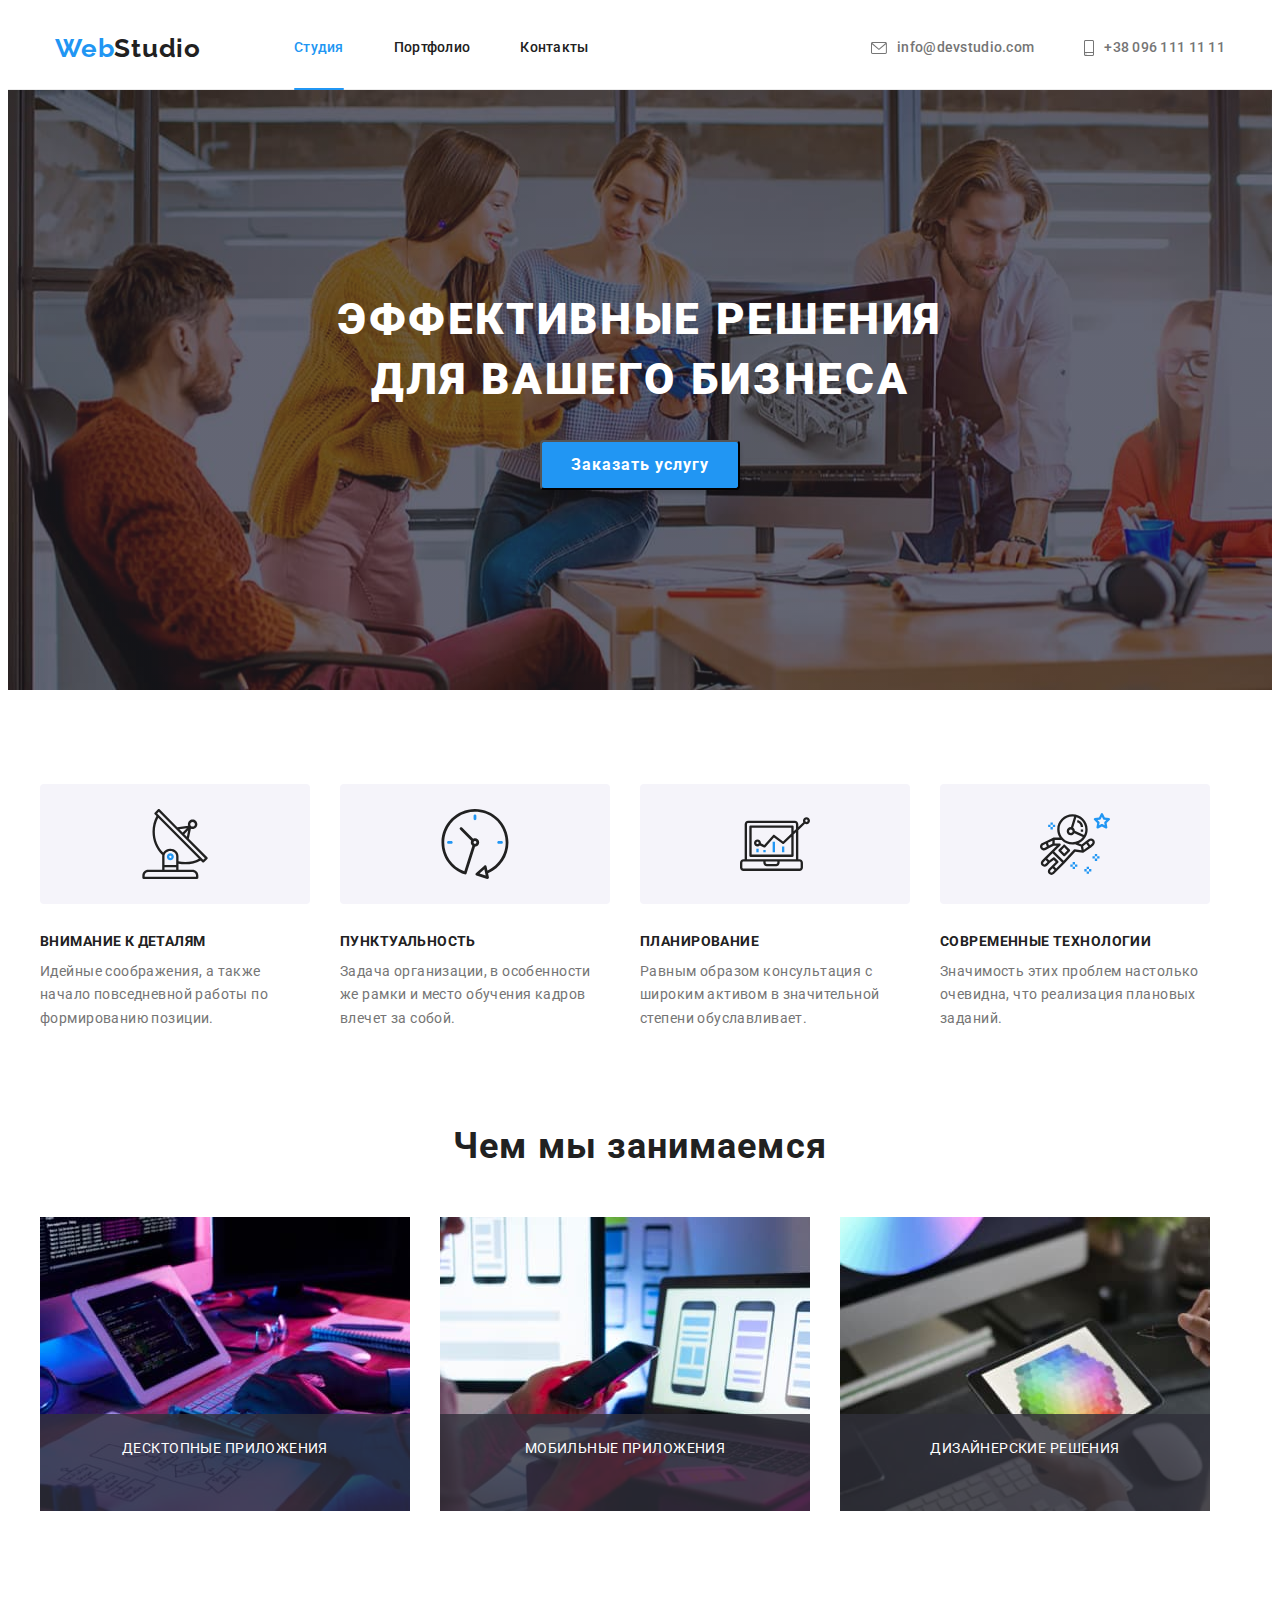
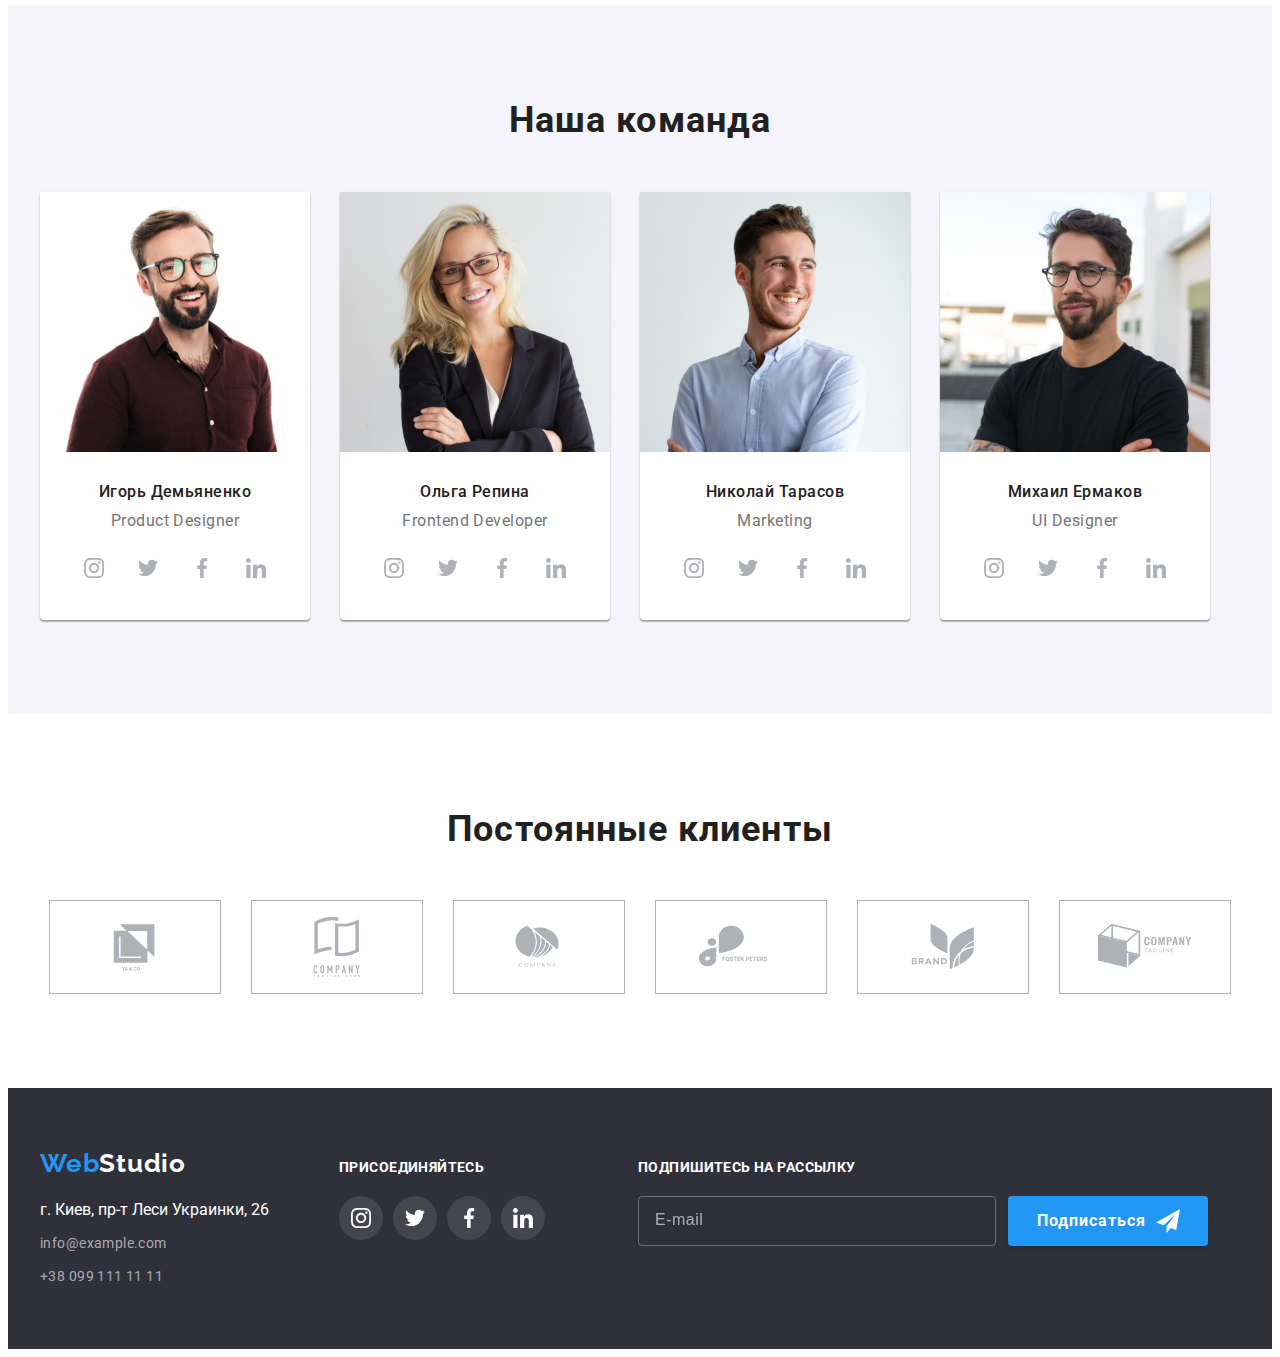
<file: index.html>
<!DOCTYPE html>
<html lang="ru">
<head>
    <meta charset="UTF-8">
    <meta http-equiv="X-UA-Compatible" content="IE=edge">
    <meta name="viewport" content="width=device-width, initial-scale=1.0">
    <link rel="preconnect" href="https://fonts.googleapis.com">
    <link rel="preconnect" href="https://fonts.gstatic.com" crossorigin>
    <link href="https://fonts.googleapis.com/css2?family=Raleway:wght@700&family=Roboto:wght@400;500;700;900&display=swap"
        rel="stylesheet">
    <title>Студия</title>
    <link rel="stylesheet" href="https://cdnjs.cloudflare.com/ajax/libs/modern-normalize/1.1.0/modern-normalize.min.css"
        integrity="sha512-wpPYUAdjBVSE4KJnH1VR1HeZfpl1ub8YT/NKx4PuQ5NmX2tKuGu6U/JRp5y+Y8XG2tV+wKQpNHVUX03MfMFn9Q=="
        crossorigin="anonymous" referrerpolicy="no-referrer" />
    <link rel="stylesheet" href="./css/styles.css" />
</head>
<body>
    <!-- ---Шапка сайта----- -->
    <header class="site">
        <div class="conteiner">
        <nav class="nav-studio"> 
        <a href="" class="logo link"><span class="logo-web">Web</span><span class="logo-studio">Studio</span></a>
        <ul class="site-nav list"> 
            <li class="site-item"><a href="" class="link current">Студия</a></li>
            <li class="site-item"><a href="./portfolio.html" class="link">Портфолио</a></li>
            <li class="site-item"><a href="" class="link">Контакты</a></li>
        </ul>
        </nav>
        <ul class="contacts-nav list">
            <li class="contacts-item">
                <a href="emailto:info@devstudio.com" class="site-mail link">
                    <svg class="envelope" width="16" height="12">
                        <use href="./images/symbol-defs.svg#icon-envelope-hover-1"></use>
                    </svg>info@devstudio.com</a></li>
            <li class="contacts-item">
                <a href="tel:+380961111111" class="site-tel link">
                    <svg class="smartphone" width="10" height="16">
                        <use href="./images/symbol-defs.svg#icon-smartphone-1"></use>
                    </svg>+38 096 111 11 11</a></li>
        </ul>
        </div>
        </header>
        <!-- main -->
    <main class="main">
        <section class="main-section">
            <div class="conteiner">
            <h1 class="main-title-text">Эффективные решения для вашего бизнеса</h1>
        <button type="button" class="mane-btn" data-modal-open>Заказать услугу</button>
    
    </div>
    </section>
        <!-- peculiar -->
        <section class="peculiar section">
            <div class="conteiner">
            <ul class="peculiar-list list">
                <li class="peculiar-item link">
                    <div class="peculiar-group">
                        <svg class="" width="70" height="70">
                            <use href="./images/symbol-defs.svg#icon-antenna-1-1"></use>
                        </svg>
                    </div>
                    <h3 class="peculiar-title">внимание к деталям</h3>
                    <p class="peculiar-text">Идейные соображения, а также начало повседневной работы по формированию позиции.</p>
                </li>
                <li class="peculiar-item">
                    <div class="peculiar-group">
                        <svg class="" width="70" height="70">
                            <use href="./images/symbol-defs.svg#icon-clock-1-1"></use>
                        </svg>
                    </div>
                    <h3 class="peculiar-title">пунктуальность</h3>
                <p class="peculiar-text">Задача организации, в особенности же рамки и место обучения кадров влечет за собой.</p>
            </li>
                <li class="peculiar-item">
                    <div class="peculiar-group">
                        <svg class="" width="70" height="70">
                            <use href="./images/symbol-defs.svg#icon-diagram-1-1"></use>
                        </svg>
                    </div>
                    <h3 class="peculiar-title">планирование</h3>
                <p class="peculiar-text">Равным образом консультация с широким активом в значительной степени обуславливает.</p>
            </li>
                <li class="peculiar-item">
                    <div class="peculiar-group">
                        <svg class="" width="70" height="70">
                            <use href="./images/symbol-defs.svg#icon-astronaut-1-1"></use>
                        </svg>
                    </div>
                    <h3 class="peculiar-title">современные технологии</h3>
                <p class="peculiar-text">Значимость этих проблем настолько очевидна, что реализация плановых заданий.</p>
            </li>
            </ul>
            </div>
        </section>
        <!-- activity -->
        <section class="activity">
            <div class="conteiner">
            <h2 class="activity-title">Чем мы занимаемся</h2>
            <ul class="activity-list list">
                <li class="activity-item"><img src="./images/we-doing-1.jpg" alt="фото 1" width="370" class="activity-image">
                <p class="activity-img-title">Десктопные приложения</p>
                </li>
                <li class="activity-item"><img src="./images/we-doing-2.jpg" alt="фото 2" width="370" class="activity-image">
                <p class="activity-img-title">Мобильные приложения</p>
                </li>
                <li class="activity-item"><img src="./images/we-doing-3.jpg" alt="фото 3" width="370" class="activity-image">
                <p class="activity-img-title">Дизайнерские решения</p>
                </li>
            </ul>
            </div>
        </section>
        <!-- team -->
        <section class="team section">
            <div class="conteiner">
            <h2 class="team-title">Наша команда</h2>
            <ul class="team-list list">
                <li class="team-item"><img src="./images/comand1.jpg" alt="фото 1" width="270" class="team-image">
                     <div class="team-group">
                         <h3 class="team-second-title">Игорь Демьяненко</h3>
                <p lang="en" class="team-text">Product Designer</p>
                <ul class="team-group-list list">
                    <li class="team-group-item">
                        <a href="" class="team-group-link">
                            <svg class="team-group-icon" width="20" height="20">
                                <use href="./images/symbol-defs.svg#icon-instagram-2"></use>
                            </svg>
                        </a>
                    </li>
                    <li class="team-group-item">
                        <a href="" class="team-group-link">
                            <svg class="team-group-icon" width="20" height="20">
                                <use href="./images/symbol-defs.svg#icon-twitter-1"></use>
                            </svg>
                        </a>
                    </li>
                    <li class="team-group-item">
                        <a href="" class="team-group-link">
                            <svg class="team-group-icon" width="20" height="20">
                                <use href="./images/symbol-defs.svg#icon-facebook-1"></use>
                            </svg>
                        </a>
                    </li>
                    <li class="team-group-item">
                        <a href="" class="team-group-link">
                            <svg class="team-group-icon" width="20" height="20">
                                <use href="./images/symbol-defs.svg#icon-linkedin-1"></use>
                            </svg>
                        </a>
                    </li>
                </ul>
            </div>
            
            </li>
               
                <li class="team-item"><img src="./images/comand2.jpg" alt="фото 2" width="270" class="team-image">
                       <div class="team-group">
                           <h3 class="team-second-title">Ольга Репина</h3>
                <p lang="en" class="team-text">Frontend Developer</p>
                <ul class="team-group-list list">
                    <li class="team-group-item">
                        <a href="" class="team-group-link">
                            <svg class="team-group-icon" width="20" height="20">
                                <use href="./images/symbol-defs.svg#icon-instagram-2"></use>
                            </svg>
                        </a>
                    </li>
                    <li class="team-group-item">
                        <a href="" class="team-group-link">
                            <svg class="team-group-icon" width="20" height="20">
                                <use href="./images/symbol-defs.svg#icon-twitter-1"></use>
                            </svg>
                        </a>
                    </li>
                    <li class="team-group-item">
                        <a href="" class="team-group-link">
                            <svg class="team-group-icon" width="20" height="20">
                                <use href="./images/symbol-defs.svg#icon-facebook-1"></use>
                            </svg>
                        </a>
                    </li>
                    <li class="team-group-item">
                        <a href="" class="team-group-link">
                            <svg class="team-group-icon" width="20" height="20">
                                <use href="./images/symbol-defs.svg#icon-linkedin-1"></use>
                            </svg>
                        </a>
                    </li>
                </ul>
            </div>
            </li>
             
                <li class="team-item"><img src="./images/comand3.jpg" alt="фото 3" width="270" class="team-image">
                    <div class="team-group">
                        <h3 class="team-second-title">Николай Тарасов</h3>
                <p lang="en" class="team-text">Marketing</p>
                <ul class="team-group-list list">
                    <li class="team-group-item">
                        <a href="" class="team-group-link">
                            <svg class="team-group-icon" width="20" height="20">
                                <use href="./images/symbol-defs.svg#icon-instagram-2"></use>
                            </svg>
                        </a>
                    </li>
                    <li class="team-group-item">
                        <a href="" class="team-group-link">
                            <svg class="team-group-icon" width="20" height="20">
                                <use href="./images/symbol-defs.svg#icon-twitter-1"></use>
                            </svg>
                        </a>
                    </li>
                    <li class="team-group-item">
                        <a href="" class="team-group-link">
                            <svg class="team-group-icon" width="20" height="20">
                                <use href="./images/symbol-defs.svg#icon-facebook-1"></use>
                            </svg>
                        </a>
                    </li>
                    <li class="team-group-item">
                        <a href="" class="team-group-link">
                            <svg class="team-group-icon" width="20" height="20">
                                <use href="./images/symbol-defs.svg#icon-linkedin-1"></use>
                            </svg>
                        </a>
                    </li>
                </ul>
            </div>
            </li>
                
                <li class="team-item"><img src="./images/comand4.jpg" alt="фото 4" width="270" class="team-image">
                    <div class="team-group">
                        <h3 class="team-second-title">Михаил Ермаков</h3>
                <p lang="en" class="team-text">UI Designer</p>
                <ul class="team-group-list list">
                    <li class="team-group-item">
                        <a href="" class="team-group-link">
                            <svg class="team-group-icon" width="20" height="20">
                                <use href="./images/symbol-defs.svg#icon-instagram-2"></use>
                            </svg>
                        </a>
                    </li>
                    <li class="team-group-item">
                        <a href="" class="team-group-link">
                            <svg class="team-group-icon" width="20" height="20">
                                <use href="./images/symbol-defs.svg#icon-twitter-1"></use>
                            </svg>
                        </a>
                    </li>
                    <li class="team-group-item">
                        <a href="" class="team-group-link">
                            <svg class="team-group-icon" width="20" height="20">
                                <use href="./images/symbol-defs.svg#icon-facebook-1"></use>
                            </svg>
                        </a>
                    </li>
                    <li class="team-group-item">
                        <a href="" class="team-group-link">
                            <svg class="team-group-icon" width="20" height="20">
                                <use href="./images/symbol-defs.svg#icon-linkedin-1"></use>
                            </svg>
                        </a>
                    </li>
                </ul>
            </div>
            </li>
                
            </ul>
            </div>
        </section>
    </main>
    <!-- Clients -->
    <section class="clients section">
        <h2 class="clients-title">Постоянные клиенты</h2>
        <ul class="clients-list ">
            <li class="clients-item">
                <a class="clients-link" href="">
                    <svg class="clients-img" width="106" height="60">
                    <use href="./images/symbol-defs.svg#icon-cleints-logo-1-1"></use>
                </svg>
            </a></li>
            <li class="clients-item">
                <a class="clients-link" href="">
                    <svg class="clients-img" width="106" height="60">
                        <use href="./images/symbol-defs.svg#icon-cleints-logo-2-1"></use>
                    </svg>
                </a></li>
            <li class="clients-item">
                <a class="clients-link" href="">
                    <svg class="clients-img" width="106" height="60">
                        <use href="./images/symbol-defs.svg#icon-clients-logo-3-1"></use>
                    </svg>
                </a></li>
            <li class="clients-item">
                <a class="clients-link" href="">
                    <svg class="clients-img" width="106" height="60">
                        <use href="./images/symbol-defs.svg#icon-clients-logo-4-1"></use>
                    </svg>
                </a></li>
            <li class="clients-item">
                <a class="clients-link" href="">
                    <svg class="clients-img" width="106" height="60">
                        <use href="./images/symbol-defs.svg#icon-clients-logo-5-1"></use>
                    </svg>
                </a></li>
            <li class="clients-item">
                <a class="clients-link" href="">
                    <svg class="clients-img" width="106" height="60">
                        <use href="./images/symbol-defs.svg#icon-clients-logo-6-1"></use>
                    </svg>
                </a></li>
        </ul>

    </section>
    <!-- footer -->
    <footer class="contacts">
        <div class="conteiner">
            <div class="contacts-main">
        <a href="" class="contacts-link link"><span class="contacts-web">Web</span><span class="contacts-studio">Studio</span></a>
        <address class="contacts-adress">
            <ul class="contacts-list list">
                <li class="contact-item"><a href="https://goo.gl/maps/Rb4ZCrecxtzZJU7x7" target="_blank"
                        rel="noopener noreferrer nofollow" class="contacts-link-adress"></a>г. Киев, пр-т Леси Украинки, 26
                </li>
                <li class="contact-item"><a href="mailto:info@example.com" class="contacts-link-mail link">info@example.com</a></li>
                <li class="contact-item"><a href="tel:+380991111111" class="contacts-link-tel link">+38 099 111 11 11</a></li>
            </ul></address>
        </div>
            <div class="contacts-soc">
            <h3 class="contacts-soc-title">присоединяйтесь</h3>
            <ul class="contacts-soc-list list">
                <li class="contacts-soc-item">
                    <a href="" class="contacts-soc-link">
                        <svg class="contacts-soc-icon" width="20" height="20">
                            <use href="./images/symbol-defs.svg#icon-instagram-2"></use>
                        </svg>
                </a>
            </li>
                <li class="contacts-soc-item">
                    <a href="" class="contacts-soc-link">
                        <svg class="contacts-soc-icon" width="20" height="20">
                            <use href="./images/symbol-defs.svg#icon-twitter-1"></use>
                        </svg>
                    </a>
                </li>
                <li class="contacts-soc-item">
                    <a href="" class="contacts-soc-link">
                        <svg class="contacts-soc-icon" width="20" height="20">
                            <use href="./images/symbol-defs.svg#icon-facebook-1"></use>
                        </svg>
                    </a>
                </li>
                <li class="contacts-soc-item">
                    <a href="" class="contacts-soc-link">
                        <svg class="contacts-soc-icon" width="20" height="20">
                            <use href="./images/symbol-defs.svg#icon-linkedin-1"></use>
                        </svg>
                    </a>
                </li>
            </ul>
            </div>
            <!-- ------------Подписка---------- -->
             <form class="subscription-form">
                 <label class="thumb-text subscription-label" for="subscription">Подпишитесь на рассылку</label>
<div class="subscription-box">
<input class="subscription-input"
type="text" 
 name="subscription"
id="subscription"
placeholder="E-mail"
required/>
    <button type="submit" class="subscription-btn button">Подписаться
        <svg class="submit-icon" width="24" height="24">
            <use href="./images/symbol-defs.svg#icon-icon-send"></use>
        </svg>
    </button>
</div>
</form>
        </div>
    </footer>

    <!-- ----------Модальное окно--------- -->
    <div class="backdrop is-hidden" data-modal>
<div class="modal">
    <button type="button" class="modal-close-btn" data-modal-close>
        <svg width="11" height="11">
            <use href="./images/symbol-defs.svg#icon-Vector"></use>
        </svg>
    </button>
    <p class="modal-title">Оставьте свои данные, мы вам перезвоним</p>
    <form class="modal-form">
        <div class="modal-field">
        <label class="modal-label" for="user-name">Имя</label>
<div class="modal-input-wrap">
<input 
type="text" 
class="modal-input" 
name="user-name" 
placeholder="Введите имя"
required
id="user-name"
/>
<svg class="modal-icon" width="18" height="18">
    <use href="./images/symbol-defs.svg#icon-person-black-18dp-1"></use>
</svg>
</div>
</div>
<div class="modal-field">
<label class="modal-label" for="user-tel">Телефон</label>
<div class="modal-input-wrap">
<input 
type="tel" 
class="modal-input"
 name="user-tel" 
 id="user-tel"
 placeholder="Введите номер телефона"
 required
title="+380"/>
<svg class="modal-icon" width="18" height="18">
    <use href="./images/symbol-defs.svg#icon-phone-black-18dp-1"></use>
</svg>
</div>
</div>

 <div class="modal-field">
 <label class="modal-label" for="user-email">Почта</label>
 <div class="modal-input-wrap">
<input 
type="email" 
class="modal-input" 
name="user-email"
id="user-email"
placeholder="Введите адрес электронной почты"
required/>
<svg class="modal-icon" width="18" height="18">
    <use href="./images/symbol-defs.svg#icon-email-black-18dp-1"></use>
</svg>
</div>
</div>

<div class="modal-field">
    <label class="modal-label" for="user-text">Комментарий</label>
   <textarea 
   name="user-text" 
   id="user-text" 
   placeholder="Введите текст" 
   class="modal-text">
</textarea>
   </div>
    </form>
    <div class="modal-field">
        <input 
        type="checkbox" 
        class="input-check visually-hidden" 
        id="input-check" 
        name="policy" 
        value="policy">
    <label for="input-check" class="check-text">Соглашаюсь с рассылкой и принимаю <a href="" class="treaty"> Условия договора</a>
         </label>
    </div>
<button type="submit" class="modal-submit-btn button">Отправить</button>
</div>
    </div>
    <script src="./js/modal.js"></script>
</body>
</html>
</file>
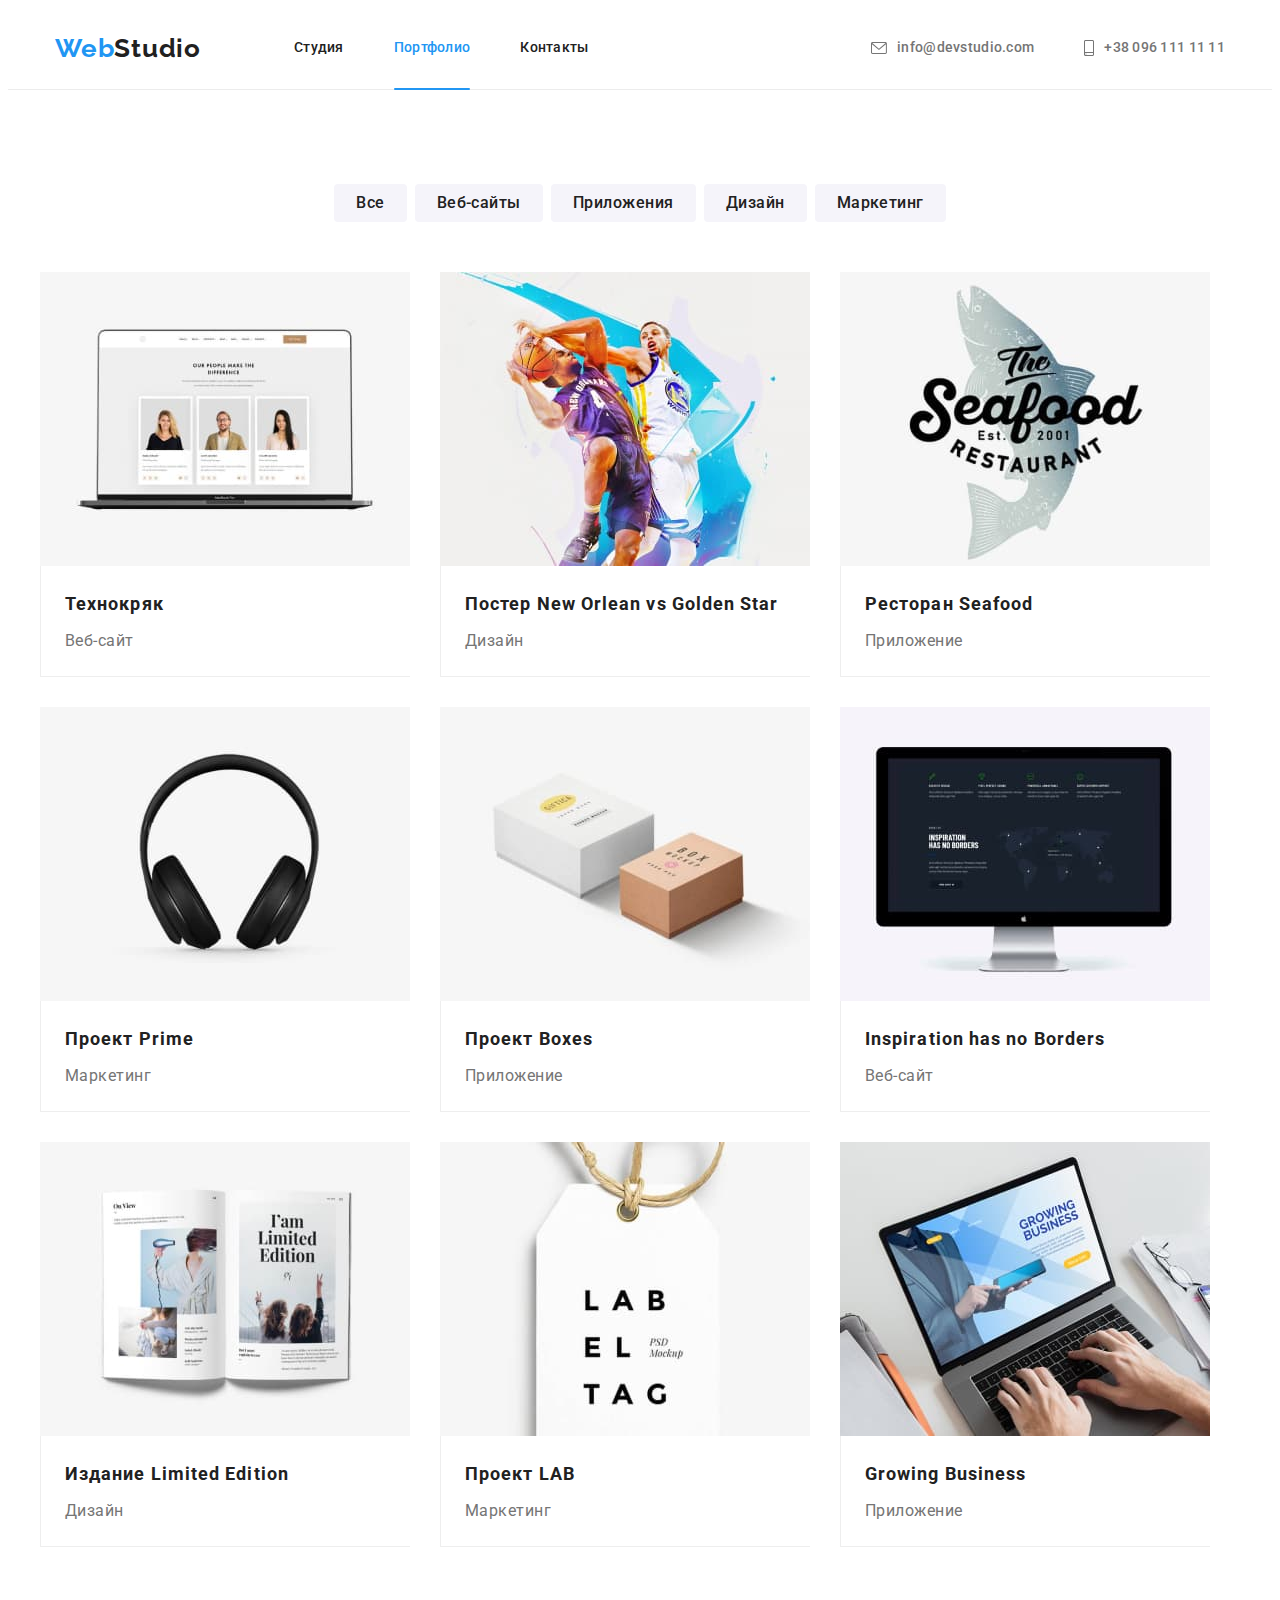
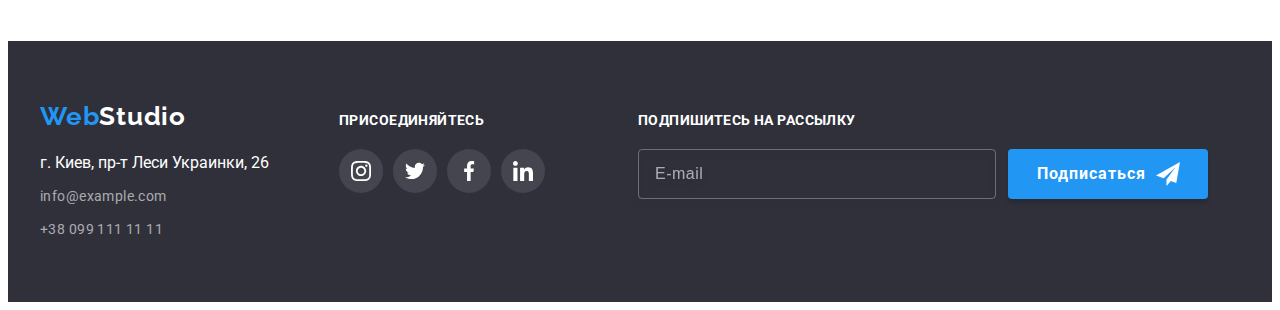
<file: portfolio.html>
<!DOCTYPE html>
<html lang="ru">

<head>
    <meta charset="UTF-8">
    <meta http-equiv="X-UA-Compatible" content="IE=edge">
    <meta name="viewport" content="width=device-width, initial-scale=1.0">
    <link rel="preconnect" href="https://fonts.googleapis.com">
    <link rel="preconnect" href="https://fonts.gstatic.com" crossorigin>
    <link
        href="https://fonts.googleapis.com/css2?family=Raleway:wght@700&family=Roboto:wght@400;500;700;900&display=swap"
        rel="stylesheet">
    <title>Студия</title><link rel="stylesheet" href="https://cdnjs.cloudflare.com/ajax/libs/modern-normalize/1.1.0/modern-normalize.min.css"
    integrity="sha512-wpPYUAdjBVSE4KJnH1VR1HeZfpl1ub8YT/NKx4PuQ5NmX2tKuGu6U/JRp5y+Y8XG2tV+wKQpNHVUX03MfMFn9Q=="
    crossorigin="anonymous" referrerpolicy="no-referrer" />

    <link rel="stylesheet" href="./css/styles.css" />
</head>

<body>
    <!-- ---Шапка сайта----- -->
<header class="site">
    <div class="conteiner">
        <nav class="nav-studio">
            <a href="" class="logo link"><span class="logo-web">Web</span><span class="logo-studio">Studio</span></a>
            <ul class="site-nav list">
                <li class="site-item"><a href="./index.html" class="link ">Студия</a></li>
                <li class="site-item"><a href="./portfolio.html" class="link current">Портфолио</a></li>
                <li class="site-item"><a href="" class="link">Контакты</a></li>
            </ul>
        </nav>
        <ul class="contacts-nav list">
            <li class="contacts-item">
                <a href="emailto:info@devstudio.com" class="site-mail link">
                    <svg class="envelope" width="16" height="12">
                        <use href="./images/symbol-defs.svg#icon-envelope-hover-1"></use>
                    </svg>info@devstudio.com</a></li>
            <li class="contacts-item">
                <a href="tel:+380961111111" class="site-tel link">
                    <svg class="smartphone" width="10" height="16">
                        <use href="./images/symbol-defs.svg#icon-smartphone-1"></use>
                    </svg>+38 096 111 11 11</a></li>
        </ul>
    </div>
</header>
    <!-- main -->
    <section class="section">
        <div class="conteiner">
        <ul class="filtr list">
            <li class="filtr-item"><button type="button" class="btn-filtr">Все</button></li>
            <li class="filtr-item"><button type="button" class="btn-filtr">Веб-сайты</button></li>
            <li class="filtr-item"><button type="button" class="btn-filtr">Приложения</button></li>
            <li class="filtr-item"><button type="button" class="btn-filtr">Дизайн</button></li>
            <li class="filtr-item"><button type="button" class="btn-filtr">Маркетинг</button></li>
        </ul>
        <ul class="portfolio-list list">
            <li class="portfolio-item">
                <a href="" class="portfolio-link link">
                   <div class="portfolio-top-wrap">
                    <img src="./images/Portfolio/portfolio-1.jpg" alt="portfolio-1" width="370" class="portfolio-image"> </img>
                    <p class="portfolio-top-text">Ресурс предлагает комплексные предложения с разным уровнем функционала и сервисов. Все это позволит посетителю получить исчерпывающие сведения о компании или частном лице.</p>
                       </div> 
                       <div class="title-group">
                            <h2 class="portfolio-top">Технокряк </h2>
                        <p class="portfolio-text">Веб-сайт</p>
                   </div>
                </a>
            </li>   
            <li class="portfolio-item">
                <a href="" class="portfolio-link link">
                    <div class="portfolio-top-wrap">
                
                    <img src="./images/Portfolio/portfolio-2.jpg" alt="portfolio-2" width="370" class="portfolio-image"> </img>
                    <p class="portfolio-top-text">Ресурс предлагает комплексные предложения с разным уровнем функционала и сервисов. Все это позволит посетителю получить исчерпывающие сведения о компании или частном лице.</p>    
                    </div>
                    <div class="title-group">
                            <h2 class="portfolio-top">Постер New Orlean vs Golden Star</h2>
                        <p class="portfolio-text">Дизайн</p>
                   </div>
                </a>
            </li>
            <li class="portfolio-item">    
                        
           
                <a href="" class="portfolio-link link">
                    <div class="portfolio-top-wrap">
                    <img src="./images/Portfolio/portfolio-3.jpg" alt="portfolio-3" width="370" class="portfolio-image"> </img>
                    <p class="portfolio-top-text">Ресурс предлагает комплексные предложения с разным уровнем функционала и сервисов. Все это позволит посетителю получить исчерпывающие сведения о компании или частном лице.</p>    
                    </div>
                    <div class="title-group">
                            <h2 class="portfolio-top">Ресторан Seafood</h2>
                        <p class="portfolio-text">Приложение</p>   
                   </div>
                </a>
            </li>
            <li class="portfolio-item">     
                        
          
                <a href="" class="portfolio-link link">
                    <div class="portfolio-top-wrap">
                    <img src="./images/Portfolio/portfolio-4.jpg" alt="portfolio-4" width="370" class="portfolio-image"></img>
                    <p class="portfolio-top-text">Ресурс предлагает комплексные предложения с разным уровнем функционала и сервисов. Все это позволит посетителю получить исчерпывающие сведения о компании или частном лице.</p>    
                    </div>
                    <div class="title-group">
                            <h2 class="portfolio-top">
                            Проект Prime
                        </h2>
                        <p class="portfolio-text">Маркетинг</p>
                    </div>
                </a>
            </li>
            <li class="portfolio-item">
                <a href="" class="portfolio-link link">
                    <div class="portfolio-top-wrap">
                    <img src="./images/Portfolio/portfolio-5.jpg" alt="portfolio-5" width="370" class="portfolio-image"></img>
                    <p class="portfolio-top-text">Ресурс предлагает комплексные предложения с разным уровнем функционала и сервисов. Все это позволит посетителю получить исчерпывающие сведения о компании или частном лице.</p>    
                    </div>
                    <div class="title-group">
                            <h2 class="portfolio-top">
                            Проект Boxes
                        </h2>
                        <p class="portfolio-text">Приложение</p>
                    </div>
                </a>
            </li>
            <li class="portfolio-item">
                <a href="" class="portfolio-link link">
                    <div class="portfolio-top-wrap">
                    <img src="./images/Portfolio/portfolio-6.jpg" alt="portfolio-6" width="370" class="portfolio-image"></img>
                    <p class="portfolio-top-text">Ресурс предлагает комплексные предложения с разным уровнем функционала и сервисов. Все это позволит посетителю получить исчерпывающие сведения о компании или частном лице.</p>   
                    </div>
                    <div class="title-group"> 
                           <h2 class="portfolio-top">
                            Inspiration has no Borders
                        </h2>
                        <p class="portfolio-text">Веб-сайт</p>
                    </div>
                </a>
            </li>
            <li class="portfolio-item">
                <a href="" class="portfolio-link link">
                    <div class="portfolio-top-wrap">
                    <img src="./images/Portfolio/portfolio-7.jpg" alt="portfolio-7" width="370" class="portfolio-image"></img>
                    <p class="portfolio-top-text">Ресурс предлагает комплексные предложения с разным уровнем функционала и сервисов. Все это позволит посетителю получить исчерпывающие сведения о компании или частном лице.</p>    
                    </div>
                    <div class="title-group">
                            <h2 class="portfolio-top">
                            Издание Limited Edition
                        </h2>
                        <p class="portfolio-text">Дизайн</p>
                    </div>
                </a>
            </li>
            <li class="portfolio-item">
                <a href="" class="portfolio-link link">
                    <div class="portfolio-top-wrap">
                    <img src="./images/Portfolio/portfolio-8.jpg" alt="portfolio-8" width="370" class="portfolio-image"></img>
                    <p class="portfolio-top-text">Ресурс предлагает комплексные предложения с разным уровнем функционала и сервисов. Все это позволит посетителю получить исчерпывающие сведения о компании или частном лице.</p>    
                    </div>
                    <div class="title-group">
                            <h2 class="portfolio-top">
                        Проект LAB
                        </h2>
                         <p class="portfolio-text">Маркетинг</p>
                    </div>
                </a>
            </li>
            <li class="portfolio-item">
                <a href="" class="portfolio-link link">
                    <div class="portfolio-top-wrap">
                    <img src="./images/Portfolio/portfolio-9.jpg" alt="portfolio-9" width="370" class="portfolio-image"> </img>
                    <p class="portfolio-top-text">Ресурс предлагает комплексные предложения с разным уровнем функционала и сервисов. Все это позволит посетителю получить исчерпывающие сведения о компании или частном лице.</p>    
                    </div>
                    <div class="title-group">
                            <h2 class="portfolio-top">
                            Growing Business
                        </h2>
                        <p class="portfolio-text">Приложение</p>
                   </div>
                </a>
            </li>
        </ul>
        </div>
    </section>
  
    <!-- footer -->
    <footer class="contacts">
        <div class="conteiner">
            <div class="contacts-main">
                <a href="" class="contacts-link link"><span class="contacts-web">Web</span><span class="contacts-studio">Studio</span></a>
                <address class="contacts-adress">
                    <ul class="contacts-list list">
                        <li class="contact-item"><a href="https://goo.gl/maps/Rb4ZCrecxtzZJU7x7" target="_blank"
                                rel="noopener noreferrer nofollow" class="contacts-link-adress"></a>г. Киев, пр-т Леси Украинки, 26
                        </li>
                        <li class="contact-item"><a href="mailto:info@example.com" class="contacts-link-mail link">info@example.com</a></li>
                        <li class="contact-item"><a href="tel:+380991111111" class="contacts-link-tel link">+38 099 111 11 11</a></li>
                    </ul></address>
                </div>
            <div class="contacts-soc">
            <h3 class="contacts-soc-title">присоединяйтесь</h3>
            <ul class="contacts-soc-list list">
                <li class="contacts-soc-item">
                    <a href="" class="contacts-soc-link">
                        <svg class="contacts-soc-icon" width="20" height="20">
                            <use href="./images/symbol-defs.svg#icon-instagram-2"></use>
                        </svg>
                </a>
            </li>
                <li class="contacts-soc-item">
                    <a href="" class="contacts-soc-link">
                        <svg class="contacts-soc-icon" width="20" height="20">
                            <use href="./images/symbol-defs.svg#icon-twitter-1"></use>
                        </svg>
                    </a>
                </li>
                <li class="contacts-soc-item">
                    <a href="" class="contacts-soc-link">
                        <svg class="contacts-soc-icon" width="20" height="20">
                            <use href="./images/symbol-defs.svg#icon-facebook-1"></use>
                        </svg>
                    </a>
                </li>
                <li class="contacts-soc-item">
                    <a href="" class="contacts-soc-link">
                        <svg class="contacts-soc-icon" width="20" height="20">
                            <use href="./images/symbol-defs.svg#icon-linkedin-1"></use>
                        </svg>
                    </a>
                </li>
            </ul>
            </div>
        </address>
        <!-- ------------Подписка---------- -->
        <form class="subscription-form">
            <label class="thumb-text subscription-label" for="subscription">Подпишитесь на рассылку</label>
<div class="subscription-box">
<input class="subscription-input"
type="text" 
name="subscription"
id="subscription"
placeholder="E-mail"
required/>
<button type="submit" class="subscription-btn button">Подписаться
   <svg class="submit-icon" width="24" height="24">
       <use href="./images/symbol-defs.svg#icon-icon-send"></use>
   </svg>
</button>
</div>
</form>
        </div>
        
    </footer>
</body>

</html>
</file>
<file: css/styles.css>
:root {
  --main-text: #757575;
  --text: #212121;
  --accent: #2196f3;
  --white: #ffffff;
  --footer-mail: rgba(255, 255, 255, 0.6);
  --background: #2f303a;
  --background-team: #f5f4fa;
}

body {
  font-family: Roboto, sans-serif;
  color: #FFFFFF;
}

p,
h1,
h2,
h3,
h4,
h5,
h6 {
  margin: 0;
}

ul,
ol {
  padding: 0;
  margin: 0;
}

.section {
  padding-top: 94px;
  padding-bottom: 94px;
}

button {
  cursor: pointer;
}

.link {
  text-decoration: none;
  display: block;
}

.list {
  list-style: none;
}

.conteiner {
  width: 1200px;
  padding-left: 15px;
  padding-right: 15px;
  margin: 0 auto;
}

.visually-hidden {
  position: absolute;
  white-space: nowrap;
  width: 1px;
  height: 1px;
  overflow: hidden;
  border: 0;
  padding: 0;
  clip:rect(0 0 0 0);
  clip-path: inset(50%);
  margin: -1px;

}

img {
  display: block;
}
/* -------------SITE------------- */

.site {
  padding-top: 25px;
  padding-bottom: 25px;
  border-bottom: 1px solid #ECECEC;
}

.nav-studio {
  display: flex;
  align-items: center;
}

.logo {
  font-family: "Raleway";
  font-weight: 700;
  font-size: 26px;
  line-height: 1.19;
  letter-spacing: 0.03em;
  color: var(--accent);
  display: block;
}

.logo-web {
  color: var(--accent);
}

.logo-studio {
  color: var(--text);
}

.site .conteiner {
  display: flex;
  align-items: center;
  box-sizing: border-box;
}


.site-nav  {
  display: flex;
  align-items: center;
  margin-left: 93px;
}

.site-nav .site-item+.site-item {
margin-left: 50px;
}

.contacts-nav {
  display: flex;
  align-items: center;
  margin-left: auto;
}


.site-nav .link {
  position: relative;
  font-weight: 500;
  font-size: 14px;
  line-height: 1.14;
  letter-spacing: 0.02em;
  color: var(--text);
  display: block;
  transition: color 250ms cubic-bezier(0.4, 0, 0.2, 1);
}

.link {
  /* padding-bottom: 25px; */
}

.link.current:after {
  position: absolute;
  content: '';
  width: 100%;
  display: block;
  background: var(--accent);
  height: 2px;
  border-radius: 2px;
  bottom: -34px;
}


.link:hover,
.link:focus {
  color: var(--accent);
}

.link.current {
  color: var(--accent);
}

.contacts-nav .contacts-item+.contacts-item {
  margin-left: 50px;
}

.site-mail {
  font-weight: 500;
  font-size: 14px;
  line-height: 1.14;
  letter-spacing: 0.02em;
  color: var(--main-text);
  display: block;
  fill: currentColor;
  transition: color 250ms cubic-bezier(0.4, 0, 0.2, 1);
  }

.contacts-item .site-mail {
  display: flex;
  align-items: center;
}

.envelope {
  margin-right: 10px;
}

.site-mail:hover,
.site-mail:focus,
.envelope:hover,
.envelope:focus {
  color: var(--accent);
}

.site-mail:hover .smartphone {
  fill: var(--accent);
}

.site-mail:focus .smartphone {
  fill: var(--accent);
}

.site-tel {
  font-weight: 500;
  font-size: 14px;
  line-height: 1.14;
  letter-spacing: 0.02em;
  color: var(--main-text);
  display: block;
  fill: var(--main-text);
  transition: color 250ms cubic-bezier(0.4, 0, 0.2, 1);
}

.site-tel:hover,
.site-tel:focus,
.smartphone:hover,
.smartphone:focus {
  color: var(--accent);
}

.site-tel:hover .smartphone {
  fill: var(--accent);
}

.site-tel:focus .smartphone {
  fill: var(--accent);
}


.contacts-item .site-tel {
  display: flex;
  align-items: center;
}

.smartphone {
  margin-right: 10px;
  fill: var(--main-text);
  transition: color 250ms cubic-bezier(0.4, 0, 0.2, 1);
}

.telsite {
  margin-left: 50px;
}



/* -----------------MAIN------------------- */

  .main-section {
  background-color: var(--background);
  text-align: center;
  padding: 200px 0px 200px 0px;
  background-image:linear-gradient(
    rgba(47, 48, 58, 0.4),
    rgba(47, 48, 58, 0.4)
  ),
  url(../images/hero-bg.jpg);
  background-repeat: no-repeat;
  max-width: 1600px;
  margin: 0 auto;
  }


.main-title-text {
  font-weight: 900;
  font-size: 44px;
  line-height: 1.36;
  letter-spacing: 0.06em;
  text-transform: uppercase;
  text-align: center;
  color: var(--white);
  max-width: 696px;
  margin-top: 0;
  margin-left: auto;
  margin-right: auto;
  margin-bottom: 30px;
}

.mane-btn {
  font-family: inherit;
  font-weight: 700;
  font-size: 16px;
  line-height: 1.88;
  display: inline-block;
  align-items: center;
  text-align: center;
  letter-spacing: 0.06em;
  color: var(--white);
  background-color: var(--accent);
  cursor: pointer;
  min-width: 200px;
 height: 50px;
  border-radius: 4px;
  box-shadow: 0px 4px 4px rgba(0, 0, 0, 0.15);
  transition: color 250ms cubic-bezier(0.4, 0, 0.2, 1);
}

.main-btn:hover,
.main-btn:focus {
  color: var(--accent);
}

/* --------------PECULIAR-------------------- */

.peculiar-list {
  display: flex;
}

.peculiar-item {
  width: 270px;
}

.peculiar-item:not(:last-child) {
  margin-right: 30px;
}

.peculiar-group {
  width: 270px;
  height: 120px;
  border-radius: 4px;
  background-color: #F5F4FA;
  display: flex;
  justify-content: center;
  align-items: center;
  margin-bottom: 30px;
}

.peculiar-title {
  font-weight: 700;
  font-size: 14px;
  line-height: 1.14;
  letter-spacing: 0.03em;
  text-transform: uppercase;
  color: var(--text);
  margin-bottom: 10px;
}

.peculiar-text {
  font-size: 14px;
  line-height: 1.71;
  letter-spacing: 0.03em;
  color: var(--main-text);
}

/* ---------------ACTIVITY------------ */

.activity {
  padding-bottom: 94px;
}

.activity-title {
  font-weight: 700;
  font-size: 36px;
  line-height: 1.17;
  text-align: center;
  letter-spacing: 0.03em;
  color: var(--text);
  margin-bottom: 50px;
}

.activity-list {
  display: flex;
  }

  .activity-item {
    position: relative;
    width: 370px;
  }

.activity-item:not(:last-child) {
  margin-right: 30px;
}

.activity-img-title {
  position: absolute;
  display: block;
  justify-content: center;
  text-align: center;
  width: 100%;
  height: 70px;
  padding-top: 27px;
  left: 50%;
  bottom: 0;
  transform: translateX(-50%);
  font-size: 14px;
line-height: 1.14;
letter-spacing: 0.03em;
text-transform: uppercase;
color: var(--white);
background: rgba(47,48,58,0.8);
}

/* ----------------TEAM------------- */

.team {
  background-color: var(--background-team);
}

.team-title {
  font-weight: 700;
  font-size: 36px;
  line-height: 1.17;
  text-align: center;
  letter-spacing: 0.03em;
  color: var(--text);
  margin-bottom: 50px;
}

.team-list {
  display: flex;
  flex-wrap: wrap;
}

.team-item:not(:last-child) {
  flex-basis: calc(100%/3-30px);
  margin-right: 30px;
  background: #FFFFFF;
  box-shadow: 0px 1px 3px rgba(0, 0, 0, 0.12),
  0px 1px 1px rgba(0, 0, 0, 0.14),
  0px 2px 1px rgba(0, 0, 0, 0.2);
  border-radius: 0px 0px 4px 4px; 
}

.team-item {
  flex-basis: calc(100%/3-30px);
  background: #FFFFFF;
  box-shadow: 0px 1px 3px rgba(0, 0, 0, 0.12),
  0px 1px 1px rgba(0, 0, 0, 0.14),
  0px 2px 1px rgba(0, 0, 0, 0.2);
  border-radius: 0px 0px 4px 4px;
  
}

.team-group {
  padding-top: 30px;
  padding-bottom: 30px;
}

.team-second-title {
  font-weight: 500;
  font-size: 16px;
  line-height: 1.19;
  text-align: center;
  letter-spacing: 0.03em;
  color: var(--text);
  margin-bottom: 10px;
}

.team-text {
  font-size: 16px;
  line-height: 1.19;
  text-align: center;
  letter-spacing: 0.03em;
  color: var(--main-text);
  margin-bottom: 16px;
}

.team-group-list {
  display: flex;
  justify-content: center;
}

.team-group-item + .team-group-item {
  margin-left: 10px;
}

.team-group-link {
  width: 44px;
  height: 44px;
  background-color: var(--white);
  border-radius: 50%;
  display: flex;
  justify-content: center;
  align-items: center;
  transition: background-color 250ms cubic-bezier(0.4, 0, 0.2, 1);
}

.team-group-link:hover, 
.team-group-link:focus {
  background-color: var(--accent);
}

.team-group-link:hover .team-group-icon {
  fill: var(--white);
}

.team-group-link:focus .team-group-icon {
  fill: var(--white);
}

.team-group-icon {
  fill: #AFB1B8;
  transition: fill 250ms cubic-bezier(0.4, 0, 0.2, 1);
}

/* ----------Clients----------- */
.clients-title {
  font-weight: 700;
font-size: 36px;
line-height: 1.17;
text-align: center;
letter-spacing: 0.03em;
color: var(--text);
margin-bottom: 50px;
}

.clients-list {
  display: flex;
  justify-content: center;
}

.clients-link {
  width: 170px;
  height: 92px;
  display: flex;
  justify-content: center;
  align-items: center;
  border: 1px solid #AFB1B8;
  transition: border 250ms cubic-bezier(0.4, 0, 0.2, 1);
  }

.clients-link:hover {
  border: 1px solid var(--accent);
}

.clients-link:focus {
  border: 1px solid var(--accent);
}

.clients-link:focus .clients-img {
    fill: var(--accent);
  }

.clients-link:hover .clients-img {
    fill: var(--accent);
  }

.clients-item + .clients-item {
  margin-left: 30px;
}
  .clients-img {
    fill: #AFB1B8;
    transition: fill 250ms cubic-bezier(0.4, 0, 0.2, 1);
  }



/* -----------FOOTER----------- */

.contacts {
  background-color: var(--background);
  padding-top: 60px;
  padding-bottom: 60px;
  
}

.contacts .conteiner {
  display: flex;
  align-items: baseline;
}



.contacts-web {
  font-family: "Raleway";
  font-weight: 700;
  font-size: 26px;
  line-height: 1.19;
  letter-spacing: 0.03em;
  color: var(--accent);
}

.contacts-studio {
  font-family: "Raleway";
  font-weight: 700;
  font-size: 26px;
  line-height: 1.19;
  letter-spacing: 0.03em;
  color: var(--white);
}

.contacts-list {
  display: block;
}

.contacts-adress {
  font-style: normal;
}

.contacts-link {
  display: block;
  margin-bottom: 20px;
}

.contacts-list .contact-item+.contact-item {
  margin-top: 9px;
}

.contacts-link-adress {
  font-weight: 400;
  font-size: 14px;
  line-height: 1.71;
  letter-spacing: 0.03em;
  color: #FFFFFF;
}

.contacts-link-mail {
  font-style: normal;
  font-weight: 400;
  font-size: 14px;
  line-height: 1.71;
  letter-spacing: 0.03em;
  color: var(--footer-mail);
  transition: color 250ms cubic-bezier(0.4, 0, 0.2, 1);
}

.contacts-link-mail:hover,
.contacts-link-tel:hover{
  color: var(--accent);
}

.contacts-link-tel {
  font-weight: 400;
  font-size: 14px;
  line-height: 1.71;
  letter-spacing: 0.03em;
  color: rgba(255, 255, 255, 0.6);
  transition: color 250ms cubic-bezier(0.4, 0, 0.2, 1);
}

.contacts-soc-title {
  font-size: 14px;
line-height: 1.14;
letter-spacing: 0.03em;
text-transform: uppercase;
color: var(--white);
margin-bottom: 20px;
}



.contacts-soc {
  margin-left: 70px;
 
}

.contacts-soc-list {
  display: flex;
  justify-content: center;
}

.contacts-soc-item + .contacts-soc-item {
  margin-left: 10px;
}

.contacts-soc-link {
  width: 44px;
  height: 44px;
  background-color: rgba(255, 255, 255, 0.1);;
  border-radius: 50%;
  display: flex;
  justify-content: center;
  align-items: center;
  transition: background-color 250ms cubic-bezier(0.4, 0, 0.2, 1);
}

.contacts-soc-link:hover, 
.contacts-soc-link:focus {
  background-color: var(--accent);
}

.contacts-soc-link:hover .contacts-soc-icon {
  fill: var(--white);
}

.contacts-soc-icon {
  fill: var(--white);
}

/* ----- Футер Подписка------ */
.subscription-box {
  display: flex;
  margin-top: 20px;
}

.subscription-form {
  margin-left: 93px;
}

.thumb-text {
font-weight: 700;
font-size: 14px;
line-height: 1.14;
letter-spacing: 0.03em;
text-transform: uppercase;
color: #FFFFFF;
}


.subscription-input {
  min-width: 358px;
  height: 50px;
  box-sizing: border-box;
  outline: none;
  margin-right: 12px;
  padding-left: 16px;
  border: 1px solid rgba(255, 255, 255, 0.3);
filter: drop-shadow(0px 4px 4px rgba(0, 0, 0, 0.15));
border-radius: 4px;
background-color: transparent;
}

.subscription-input::placeholder {
  font-weight: 400;
font-size: 16px;
line-height: 1.25;
display: flex;
align-items: center;
letter-spacing: 0.03em;
color: rgba(255, 255, 255, 0.6);

}

.subscription-btn {
font-family: inherit;
padding: 10px 28px 10px 29px;
background: #2196F3;
box-shadow: 0px 4px 4px rgba(0, 0, 0, 0.15);
border-radius: 4px;
border: none;
font-style: normal;
font-weight: 700;
font-size: 16px;
line-height: 1.88;
display: flex;
align-items: center;
text-align: center;
justify-content: center;
letter-spacing: 0.06em;
color: #FFFFFF;
}

.submit-icon {
  margin-left: 10px;
}

/* ----стили для portfolio.html------ */

.btn-filtr {
  font-family: inherit;
  font-weight: 500;
  font-size: 16px;
  line-height: 1.62;
  text-align: center;
  letter-spacing: 0.03em;
  background-color: #f5f4fa;
  color: var(--text);
  cursor: pointer;
}
/* --------main-portfolio */


.filtr {
  margin-bottom: 50px;
  display: flex;
  justify-content: center;
 
 }

 .btn-filtr {
  display: inline-block;
  text-align: center;
  align-items: center;
  background: #F5F4FA;
  border-radius: 4px;
  border: none;
  padding: 6px 22px;
  transition: 
  box-shadow 250ms cubic-bezier(0.4, 0, 0.2, 1),
  color 250ms cubic-bezier(0.4, 0, 0.2, 1),
  background-color 250ms cubic-bezier(0.4, 0, 0.2, 1);
  }

 .btn-filtr:hover,
.btn-filtr:focus {
  background-color: #2196f3;
  color: var(--white);
  box-shadow: 0px 3px 1px rgba(0, 0, 0, 0.1), 0px 1px 2px rgba(0, 0, 0, 0.08), 0px 2px 2px rgba(0, 0, 0, 0.12);
}

  .filtr-item:not(:last-child) {
    margin-right: 8px;
  }

.title-group {
  padding: 20px 24px;
  border-right-width: 1px solid #EEEEEE;
  border-bottom: 1px solid #EEEEEE;
  border-left: 1px solid #EEEEEE;
}

.portfolio-top {
  font-weight: 700;
  font-size: 18px;
  line-height: 2;
  letter-spacing: 0.06em;
  color: var(--text);
  margin-bottom: 4px;
}

.portfolio-text {
  font-size: 16px;
  line-height: 1.88;
  letter-spacing: 0.03em;
  color: var(--main-text);
}

.portfolio-list {
  display: flex;
  flex-wrap: wrap;
  margin-left: -30px;
  margin-top: -30px;
}

.portfolio-item {
  flex-basis: calc(100%/3-30px);
  margin-left: 30px;
  margin-top: 30px;
 }

 .portfolio-top-wrap {
   position: relative;
   overflow: hidden;
 }

 .portfolio-link:hover .portfolio-top-text,
 .portfolio-link:focus .portfolio-top-text  {
  transform: translateY(0%);
 }

  .portfolio-top-text {
    position: absolute;
    top: 0;
    background: rgba(33, 150, 243, 0.9);
    color: var(--white);
    width: 100%;
    font-weight: 400;
    padding: 63px 24px;
    justify-content: center;
font-size: 18px;
line-height: 1.56;
letter-spacing: 0.03em;
height: 100%;
transform: translateY(100%);
transition: transform 250ms cubic-bezier(0.4, 0, 0.2, 1);
overflow: auto;
  }

  .portfolio-link {
    transition: box-shadow 250ms cubic-bezier(0.4, 0, 0.2, 1);
  }

.portfolio-link:hover,
.portfolio-link:focus {
  box-shadow: 0px 1px 1px rgba(0, 0, 0, 0.12), 0px 4px 4px rgba(0, 0, 0, 0.06), 1px 4px 6px rgba(0, 0, 0, 0.16);
}

.portfolio-item:nth-child(3n) {
  margin-right: 0;
}

.portfolio-item:nth-last-child(-n+3) {
  margin-bottom: 0;
}

/* -------Модальное окно------ */

.backdrop {
  position: fixed;
  top: 0;
  width: 100%;
  height: 100%;
  background-color: rgba(0, 0, 0, 0.2);
  transition: opacity 250ms, visibility 250ms;
}

.backdrop.is-hidden .modal {
  transform: scale(0.5) rotate(-290deg);
}


.modal {
  position: absolute;
  width: 528px;
  min-height: 581px;
  padding: 40px;
  background-color: var(--white);
  box-shadow: 0px 1px 3px rgba(0, 0, 0, 0.12), 0px 1px 1px rgba(0, 0, 0, 0.14), 0px 2px 1px rgba(0, 0, 0, 0.2);
border-radius: 4px;
top: 50%;
left: 50%;
transition: transform 250ms;
transform: translate(-50%, -50%) scale(1) rotate(0);
}

.modal-field:not(:last-child) {
  margin-bottom: 10px;
}

.check-text {
  margin-top: 20px;
  margin-bottom: 30px;
}

.modal-close-btn {
  position: absolute;
  top: 8px;
  right: 8px;
 width: 30px;
 height: 30px;
 border-radius: 50%;
 background-color: transparent;
border: 1px solid rgba(0, 0, 0, 0.1);
transition: fill 250ms cubic-bezier(0.4, 0, 0.2, 1);

}

.modal-close-btn:hover,
.modal-close-btn:focus {
  fill: var(--accent);
}

.is-hidden {
  opacity: 0;
  pointer-events: none;
  visibility: hidden;

}

.modal-title {
font-weight: 700;
font-size: 20px;
line-height: 1.15;
text-align: center;
letter-spacing: 0.03em;
color: #212121;
margin-bottom: 12px;
}

.modal-icon {
  position: absolute;
  left: 12px;
  top: 50%;
  transform: translateY(-50%);
  transition: fill 250ms cubic-bezier(0.4, 0, 0.2, 1);
}

.modal-input {
  width: 100%;
  height: 40px;
  border: 1px solid rgba(33, 33, 33, 0.2);
border-radius: 4px;
padding-left: 40px;
outline: none;
transition: border 250ms cubic-bezier(0.4, 0, 0.2, 1);
}

.modal-input-wrap {
  position: relative;
}
 

.modal-input::placeholder {
  color: var(--main-text);
}

.modal-input:valid {
  border-color: #2196f3;
}

.modal-input:hover,
.modal-input:focus {
  border: 1px solid var(--accent);
}

.modal-input:hover + .modal-icon,
.modal-input:focus + .modal-icon {
  fill: var(--accent);
}

.modal-label {
display: block;
text-align: left;
margin-bottom: 4px;
  font-weight: 400;
font-size: 12px;
line-height: 1.17;
letter-spacing: 0.01em;
color: #757575;
}

.modal-submit-btn {
  font-family: inherit;
  font-weight: 700;
  padding: 10px 55px 10px 56px;
font-size: 16px;
line-height: 1.88;
align-items: center;
text-align: center;
justify-content: center;
display: inline-block;
cursor: pointer;
letter-spacing: 0.06em;
color: var(--white);
background: var(--accent);
box-shadow: 0px 4px 4px rgba(0, 0, 0, 0.15);
border-radius: 4px;
position: relative;
left: 50%;
transform: translate(-50%, 0);
border: none;
}

.modal-text {
  width: 100%;
  height: 120px;
  border: 1px solid rgba(33, 33, 33, 0.2);
box-sizing: border-box;
border-radius: 4px;
padding: 18px 16px 12px 16px;
resize: none;
}

.check-text {
  font-weight: 400;
font-size: 14px;
line-height: 1.71;
letter-spacing: 0.03em;
color: #757575;
display: flex;
align-items: center;
justify-content: center;
}

.check-text::before {
  content: '';
  width: 16px;
  height: 15px;
  border: 2px solid #212121;
  margin-right: 8px;
}

.input-check:checked + .check-text::before {
  background-color: var(--accent);
  border: none;
  background-image: url(../images/icons/Vector\ \(4\).svg);
  background-repeat: no-repeat;
  background-position: center;
}

.input-check:focus + .check-text::before {
  border-color: var(--accent);
}

.treaty {
  font-weight: 400;
font-size: 14px;
line-height: 1.71;
letter-spacing: 0.03em;
text-decoration-line: underline;
color: var(--accent);
padding-left: 4px;
}
</file>
